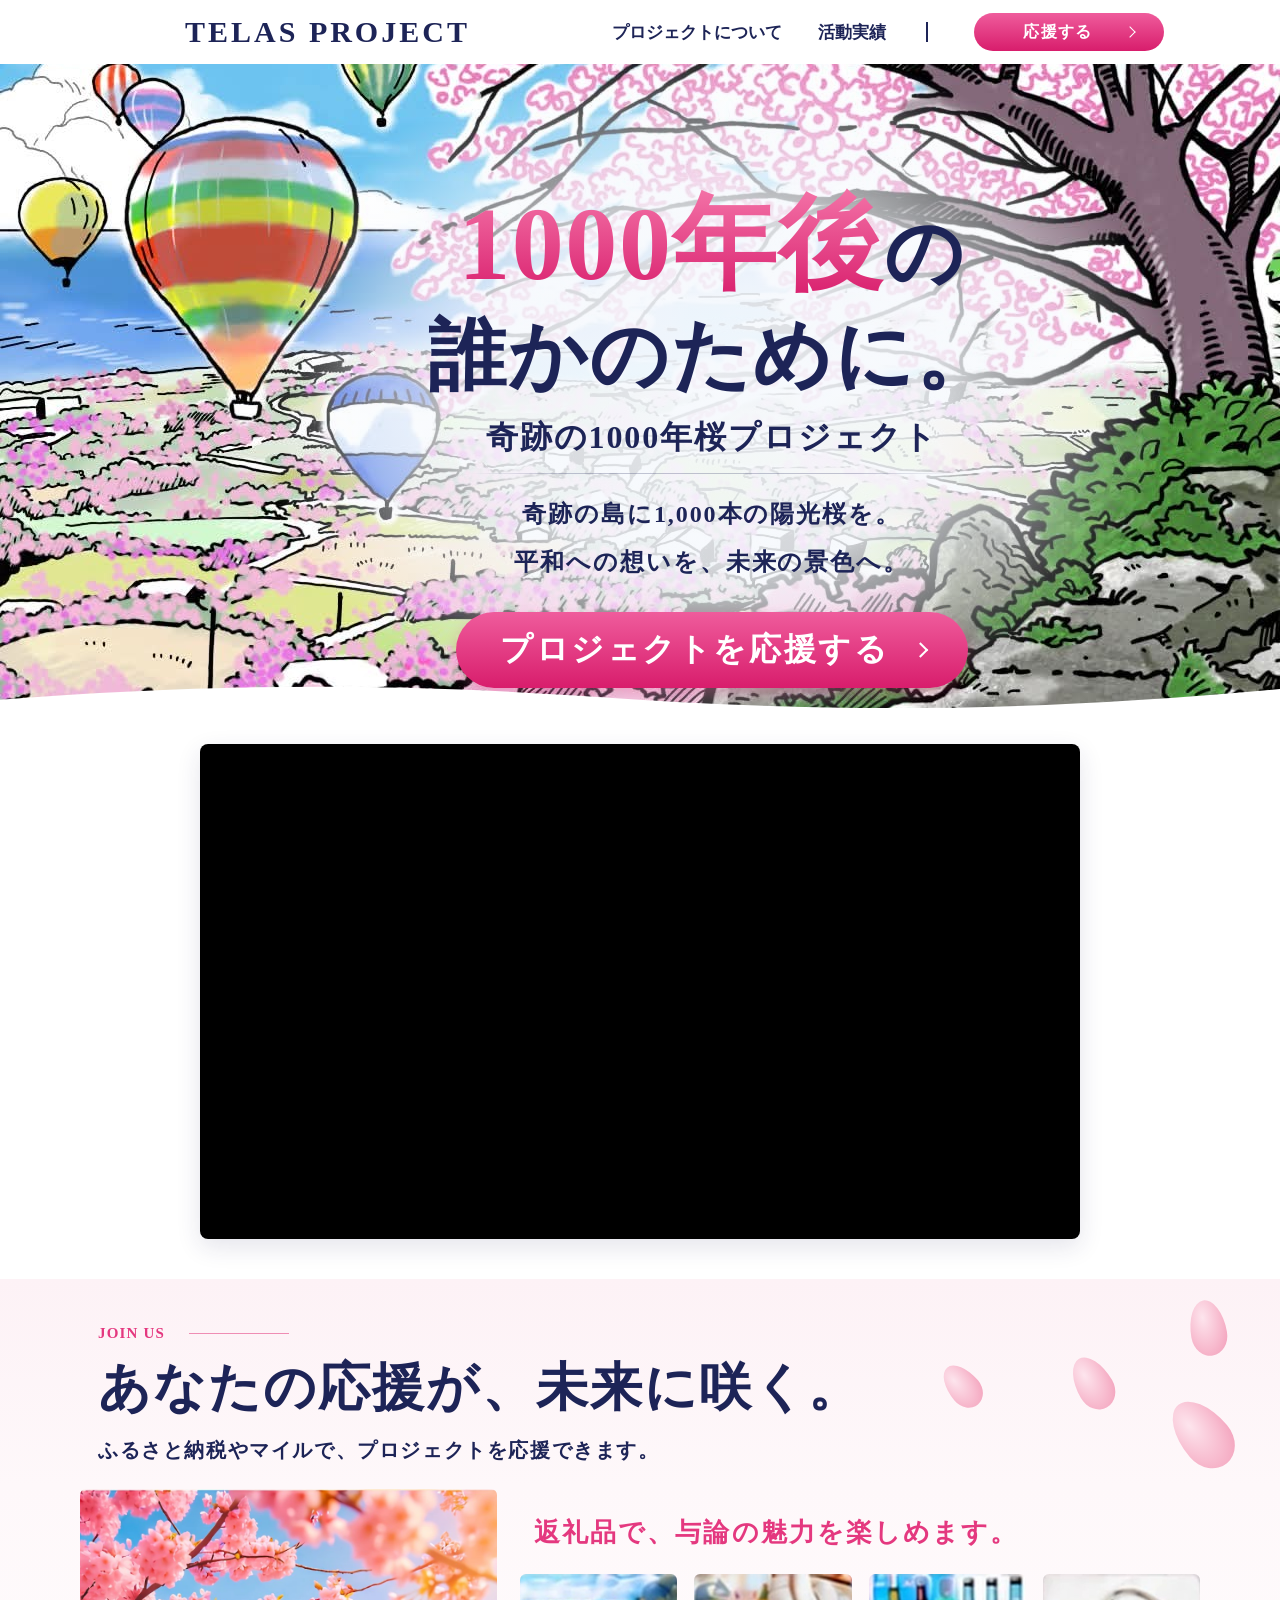
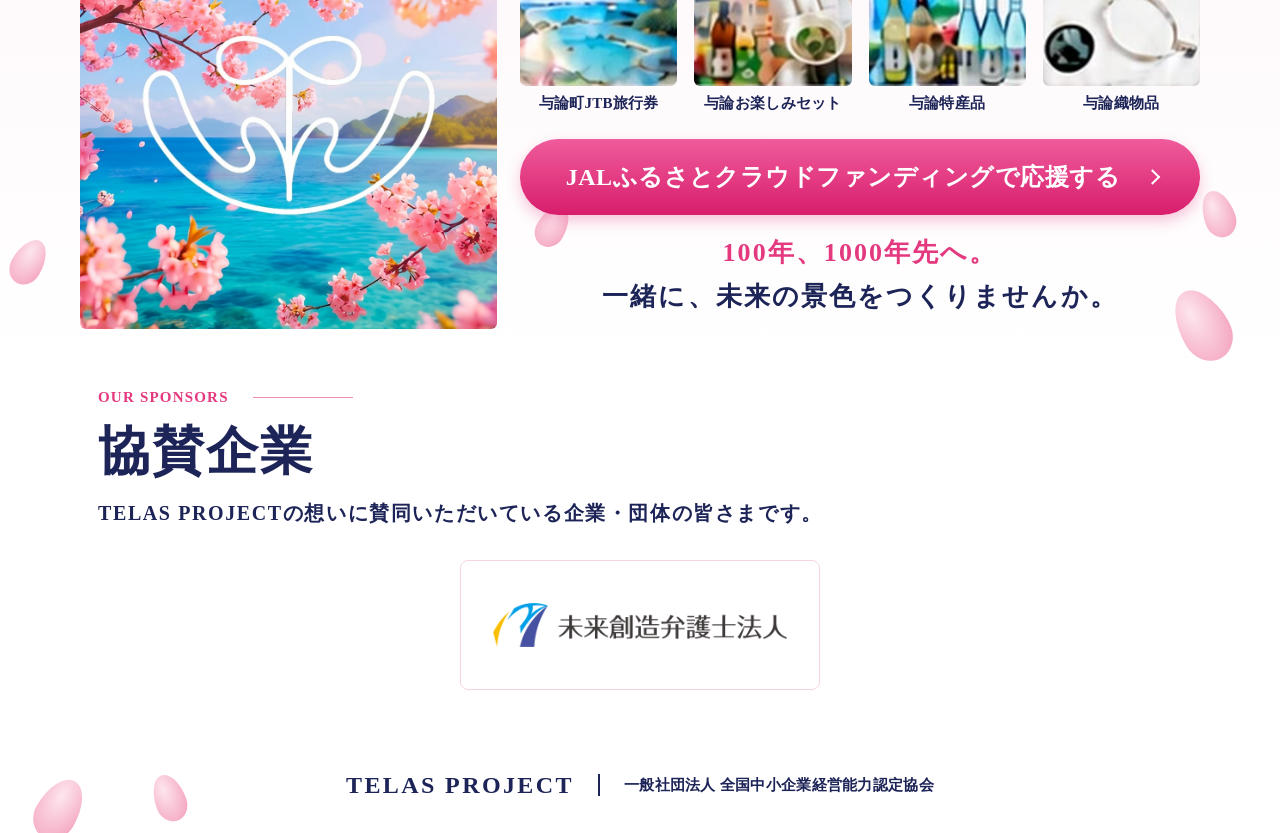
<file: index.html>
<!DOCTYPE html>
<html lang="ja">
<head>
  <meta charset="UTF-8">
  <meta name="viewport" content="width=device-width, initial-scale=1">
  <!-- セキュリティ設定（GitHub Pages はレスポンスヘッダーを設定できないため meta で指定） -->
  <meta http-equiv="Content-Security-Policy" content="default-src 'self'; script-src 'self'; style-src 'self' 'unsafe-inline' https://fonts.googleapis.com; font-src https://fonts.gstatic.com; img-src 'self' data:; frame-src https://www.youtube-nocookie.com; connect-src 'self'; object-src 'none'; base-uri 'self'; form-action 'none'; upgrade-insecure-requests">
  <meta name="referrer" content="strict-origin-when-cross-origin">
  <title>TELAS PROJECT｜奇跡の1000年桜プロジェクト</title>
  <meta name="description" content="1000年後の誰かのために。与論島に1,000本の陽光桜を植える、奇跡の1000年桜プロジェクト。">
  <link rel="preconnect" href="https://fonts.googleapis.com">
  <link rel="preconnect" href="https://fonts.gstatic.com" crossorigin>
  <link href="https://fonts.googleapis.com/css2?family=Noto+Serif+JP:wght@500;600;700;900&display=swap" rel="stylesheet">
  <link rel="stylesheet" href="assets/css/style.css?v=202611051212">
</head>
<body>

  <!-- ===== Header ===== -->
  <header class="header">
    <div class="header__inner">
      <a href="./" class="header__logo">TELAS PROJECT</a>
      <button class="header__toggle" type="button" aria-label="メニューを開く" aria-expanded="false" aria-controls="global-nav">
        <span></span><span></span><span></span>
      </button>
      <nav class="header__nav" id="global-nav">
        <a href="about/" class="header__link">プロジェクトについて</a>
        <a href="achievements/" class="header__link">活動実績</a>
        <span class="header__sep" aria-hidden="true"></span>
        <a href="#join" class="btn btn--sm">応援する</a>
      </nav>
    </div>
  </header>

  <main id="top">

    <!-- ===== Hero ===== -->
    <section class="hero">
      <img class="hero__bg" src="assets/img/hero.jpg" alt="" width="1280" height="720">
      <div class="hero__body">
        <h1 class="hero__title">
          <span class="hero__title-accent">1000年後</span>の<br>誰かのために。
        </h1>
        <p class="hero__sub">奇跡の1000年桜プロジェクト</p>
        <p class="hero__lead">奇跡の島に1,000本の陽光桜を。<br>平和への想いを、未来の景色へ。</p>
        <a href="#join" class="btn btn--lg hero__btn">プロジェクトを応援する</a>
      </div>
      <svg class="wave wave--hero" viewBox="0 0 1200 60" preserveAspectRatio="none" aria-hidden="true">
        <path d="M0 34 C200 10 360 8 560 30 S940 56 1200 18 V60 H0Z" fill="#fff"/>
      </svg>
    </section>

    <!-- ===== Movie ===== -->
    <section class="movie" aria-label="プロジェクト紹介動画">
      <div class="container">
        <div class="movie__frame">
          <!-- 差し替え: 動画IDを変更（https://youtu.be/xxxx の xxxx 部分） -->
          <iframe src="https://www.youtube-nocookie.com/embed/lxr6e3XrZ24?rel=0" title="TELAS PROJECT 紹介動画" loading="lazy" allow="accelerometer; autoplay; clipboard-write; encrypted-media; gyroscope; picture-in-picture; web-share" referrerpolicy="strict-origin-when-cross-origin" allowfullscreen></iframe>
        </div>
      </div>
    </section>

    <!-- ===== Join Us ===== -->
    <section class="join" id="join">
      <div class="container">
        <p class="label">JOIN US</p>
        <h2 class="heading">あなたの応援が、未来に咲く。</h2>
        <p class="lead">ふるさと納税やマイルで、プロジェクトを応援できます。</p>

        <div class="join__grid">
          <figure class="join__visual">
            <img src="assets/img/join.jpg" alt="桜と海とプロジェクトロゴ" width="1024" height="1024">
          </figure>
          <div class="join__body">
            <p class="join__catch">返礼品で、与論の魅力を楽しめます。</p>
            <ul class="gifts">
              <li class="gift"><img src="assets/img/gift-01.jpg" alt="" width="270" height="183"><span>与論町JTB旅行券</span></li>
              <li class="gift"><img src="assets/img/gift-02.jpg" alt="" width="267" height="183"><span>与論お楽しみセット</span></li>
              <li class="gift"><img src="assets/img/gift-03.jpg" alt="" width="267" height="183"><span>与論特産品</span></li>
              <li class="gift"><img src="assets/img/gift-04.jpg" alt="" width="267" height="183"><span>与論織物品</span></li>
            </ul>
            <a href="https://furusato.jal.co.jp/jgcf/child/db03f05eccd2a3b4df2fd2cadba4b9b3" class="btn btn--lg join__btn" target="_blank" rel="noopener noreferrer">JALふるさとクラウドファンディングで応援する</a>
            <p class="join__closing">
              <span class="join__closing-pink">100年、1000年先へ。</span><br>
              一緒に、未来の景色をつくりませんか。
            </p>
          </div>
        </div>
      </div>
      <i class="petal" style="--x:74%;--y:12%;--s:1.2;--r:-40deg"></i>
      <i class="petal" style="--x:84%;--y:11%;--s:1.4;--r:-30deg"></i>
      <i class="petal" style="--x:93%;--y:3%;--s:1.4;--r:-10deg"></i>
      <i class="petal" style="--x:92%;--y:17%;--s:1.9;--r:-40deg"></i>
      <i class="petal" style="--x:42%;--y:76%;--s:1.1;--r:30deg"></i>
      <i class="petal" style="--x:94%;--y:74%;--s:1.2;--r:-20deg"></i>
      <i class="petal" style="--x:1%;--y:81%;--s:1.2;--r:30deg"></i>
      <i class="petal" style="--x:92%;--y:88%;--s:1.9;--r:-30deg"></i>
    </section>

    <!-- ===== Sponsors ===== -->
    <section class="sponsors" id="sponsors">
      <div class="container">
        <p class="label">OUR SPONSORS</p>
        <h2 class="heading">協賛企業</h2>
        <p class="lead">TELAS PROJECTの想いに賛同いただいている企業・団体の皆さまです。</p>
        <!-- 協賛企業を追加する場合は <li class="sponsor"> を複製し、ロゴ画像と社名を差し替え -->
        <ul class="sponsors__list">
          <li class="sponsor">
            <img class="sponsor__logo" src="assets/img/sponsor-mirai-souzou.png" alt="未来創造弁護士法人" width="1328" height="200">
          </li>
        </ul>
      </div>
    </section>
  </main>

  <!-- ===== Footer ===== -->
  <footer class="footer">
    <p class="footer__inner">
      <span class="footer__logo">TELAS PROJECT</span>
      <span class="footer__sep" aria-hidden="true"></span>
      <span class="footer__org">一般社団法人 全国中小企業経営能力認定協会</span>
    </p>
    <i class="petal" style="--x:3%;--y:30%;--s:1.6;--r:30deg"></i>
    <i class="petal" style="--x:12%;--y:26%;--s:1.2;--r:-20deg"></i>
  </footer>

  <script src="assets/js/main.js?v=202611051212"></script>
</body>
</html>
</file>
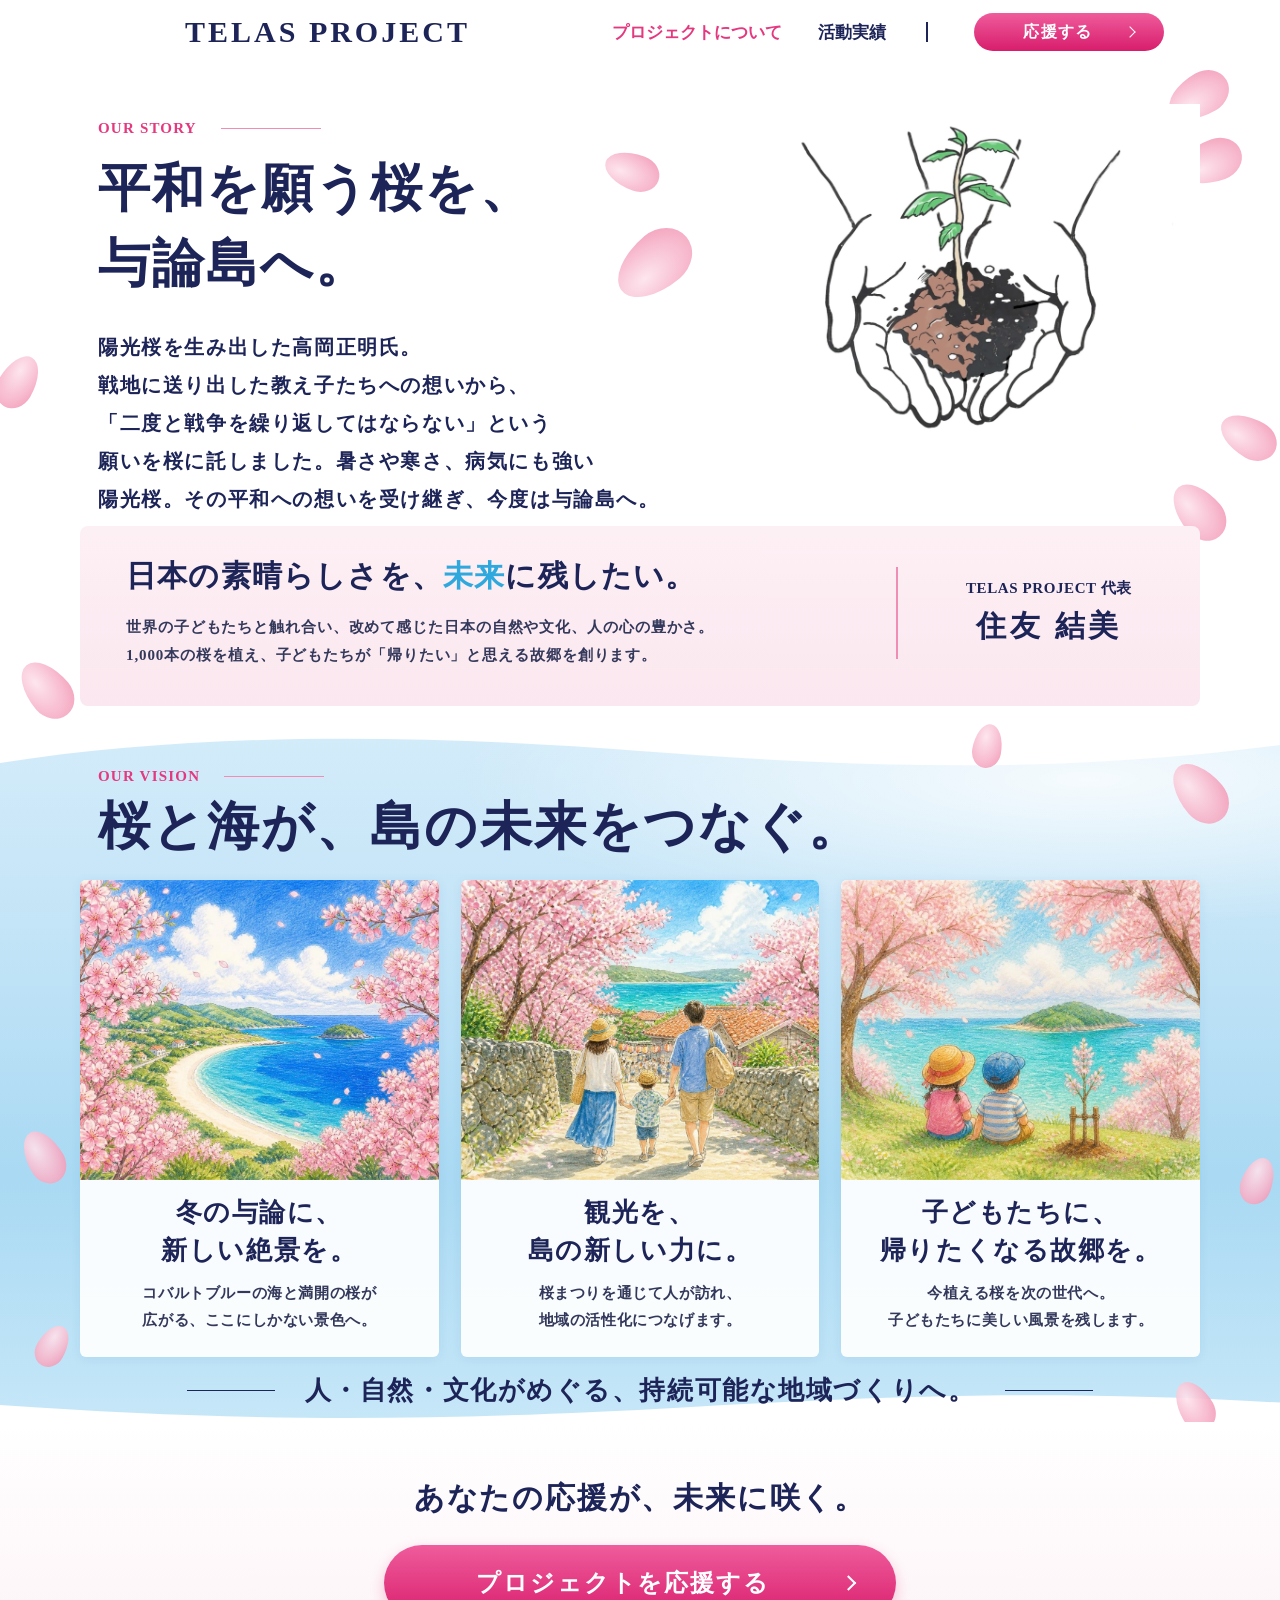
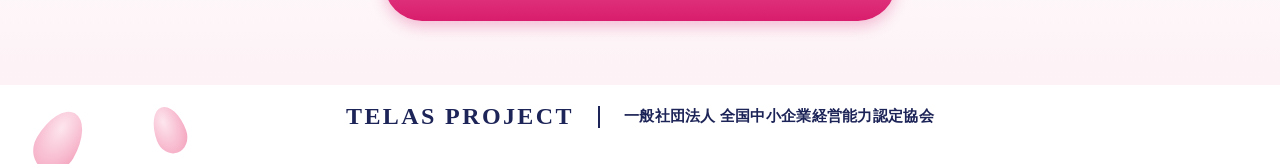
<file: about/index.html>
<!DOCTYPE html>
<html lang="ja">
<head>
  <meta charset="UTF-8">
  <meta name="viewport" content="width=device-width, initial-scale=1">
  <!-- セキュリティ設定（GitHub Pages はレスポンスヘッダーを設定できないため meta で指定） -->
  <meta http-equiv="Content-Security-Policy" content="default-src 'self'; script-src 'self'; style-src 'self' 'unsafe-inline' https://fonts.googleapis.com; font-src https://fonts.gstatic.com; img-src 'self' data:; frame-src https://www.youtube-nocookie.com; connect-src 'self'; object-src 'none'; base-uri 'self'; form-action 'none'; upgrade-insecure-requests">
  <meta name="referrer" content="strict-origin-when-cross-origin">
  <title>プロジェクトについて｜TELAS PROJECT</title>
  <meta name="description" content="陽光桜に託された平和への想いを与論島へ。TELAS PROJECTが目指す、桜と海がつなぐ島の未来。">
  <link rel="preconnect" href="https://fonts.googleapis.com">
  <link rel="preconnect" href="https://fonts.gstatic.com" crossorigin>
  <link href="https://fonts.googleapis.com/css2?family=Noto+Serif+JP:wght@500;600;700;900&display=swap" rel="stylesheet">
  <link rel="stylesheet" href="../assets/css/style.css?v=202611051212">
</head>
<body class="page-sub">

  <!-- ===== Header ===== -->
  <header class="header">
    <div class="header__inner">
      <a href="../" class="header__logo">TELAS PROJECT</a>
      <button class="header__toggle" type="button" aria-label="メニューを開く" aria-expanded="false" aria-controls="global-nav">
        <span></span><span></span><span></span>
      </button>
      <nav class="header__nav" id="global-nav">
        <a href="../about/" class="header__link" aria-current="page">プロジェクトについて</a>
        <a href="../achievements/" class="header__link">活動実績</a>
        <span class="header__sep" aria-hidden="true"></span>
        <a href="../#join" class="btn btn--sm">応援する</a>
      </nav>
    </div>
  </header>

  <main id="top">

    <!-- ===== Our Story ===== -->
    <section class="story" id="story">
      <div class="container">
        <div class="story__main">
          <div class="story__text">
            <p class="label">OUR STORY</p>
            <h2 class="heading">平和を願う桜を、<br>与論島へ。</h2>
            <p class="story__body">陽光桜を生み出した高岡正明氏。<br>戦地に送り出した教え子たちへの想いから、<br>「二度と戦争を繰り返してはならない」という<br>願いを桜に託しました。暑さや寒さ、病気にも強い<br>陽光桜。その平和への想いを受け継ぎ、今度は与論島へ。</p>
          </div>
          <figure class="story__visual">
            <img src="../assets/img/story-hands.jpg" alt="苗木を包む両手のイラスト" width="2000" height="1479">
          </figure>
        </div>

        <div class="message">
          <div class="message__text">
            <h3 class="message__title">日本の素晴らしさを、<em>未来</em>に残したい。</h3>
            <p class="message__body">世界の子どもたちと触れ合い、改めて感じた日本の自然や文化、人の心の豊かさ。<br>1,000本の桜を植え、子どもたちが「帰りたい」と思える故郷を創ります。</p>
          </div>
          <div class="message__sign">
            <p class="message__role">TELAS PROJECT 代表</p>
            <p class="message__name">住友 結美</p>
          </div>
        </div>
      </div>
      <i class="petal" style="--x:48%;--y:12%;--s:1.4;--r:-70deg"></i>
      <i class="petal" style="--x:49%;--y:24%;--s:2.1;--r:-130deg"></i>
      <i class="petal" style="--x:92%;--y:0%;--s:1.6;--r:-120deg"></i>
      <i class="petal" style="--x:93%;--y:10%;--s:1.6;--r:-110deg"></i>
      <i class="petal" style="--x:96%;--y:52%;--s:1.5;--r:-60deg"></i>
      <i class="petal" style="--x:92%;--y:63%;--s:1.6;--r:-40deg"></i>
      <i class="petal" style="--x:0%;--y:44%;--s:1.4;--r:30deg"></i>
      <i class="petal" style="--x:2%;--y:90%;--s:1.6;--r:-40deg"></i>
    </section>

    <!-- ===== Our Vision ===== -->
    <section class="vision">
      <svg class="wave wave--vision-top" viewBox="0 0 1200 60" preserveAspectRatio="none" aria-hidden="true">
        <path d="M0 0 H1200 V22 C1000 50 820 46 600 28 S180 10 0 40Z" fill="#fff"/>
      </svg>
      <div class="container">
        <p class="label">OUR VISION</p>
        <h2 class="heading">桜と海が、島の未来をつなぐ。</h2>
        <div class="vision__cards">
          <article class="card">
            <!-- 差し替え: assets/img/vision-01〜03.jpg -->
            <img class="card__img" src="../assets/img/vision-01.jpg" alt="桜に囲まれた与論の海辺のイラスト" width="1408" height="1136">
            <div class="card__body">
              <h3 class="card__title">冬の与論に、<br>新しい絶景を。</h3>
              <p class="card__text">コバルトブルーの海と満開の桜が<br>広がる、ここにしかない景色へ。</p>
            </div>
          </article>
          <article class="card">
            <img class="card__img" src="../assets/img/vision-02.jpg" alt="桜並木の石垣の道を歩く家族のイラスト" width="1408" height="1136">
            <div class="card__body">
              <h3 class="card__title">観光を、<br>島の新しい力に。</h3>
              <p class="card__text">桜まつりを通じて人が訪れ、<br>地域の活性化につなげます。</p>
            </div>
          </article>
          <article class="card">
            <img class="card__img" src="../assets/img/vision-03.jpg" alt="桜の苗木の横で海を眺める子どもたちのイラスト" width="1408" height="1136">
            <div class="card__body">
              <h3 class="card__title">子どもたちに、<br>帰りたくなる故郷を。</h3>
              <p class="card__text">今植える桜を次の世代へ。<br>子どもたちに美しい風景を残します。</p>
            </div>
          </article>
        </div>
        <p class="vision__tagline">人・自然・文化がめぐる、持続可能な地域づくりへ。</p>
      </div>
      <svg class="wave wave--vision-bottom" viewBox="0 0 1200 60" preserveAspectRatio="none" aria-hidden="true">
        <path d="M0 30 C240 60 420 56 640 34 S1000 6 1200 26 V60 H0Z" fill="#fff"/>
      </svg>
      <i class="petal" style="--x:76%;--y:0%;--s:1.1;--r:10deg"></i>
      <i class="petal" style="--x:92%;--y:5%;--s:1.7;--r:-40deg"></i>
      <i class="petal" style="--x:97%;--y:62%;--s:1.2;--r:20deg"></i>
      <i class="petal" style="--x:2%;--y:58%;--s:1.4;--r:-30deg"></i>
      <i class="petal" style="--x:3%;--y:86%;--s:1.1;--r:30deg"></i>
      <i class="petal" style="--x:92%;--y:94%;--s:1.3;--r:-30deg"></i>
    </section>

    <!-- ===== Page CTA ===== -->
    <section class="page-cta">
      <div class="container">
        <p class="page-cta__text">あなたの応援が、未来に咲く。</p>
        <a href="../#join" class="btn btn--lg page-cta__btn">プロジェクトを応援する</a>
      </div>
    </section>
  </main>

  <!-- ===== Footer ===== -->
  <footer class="footer">
    <p class="footer__inner">
      <span class="footer__logo">TELAS PROJECT</span>
      <span class="footer__sep" aria-hidden="true"></span>
      <span class="footer__org">一般社団法人 全国中小企業経営能力認定協会</span>
    </p>
    <i class="petal" style="--x:3%;--y:30%;--s:1.6;--r:30deg"></i>
    <i class="petal" style="--x:12%;--y:26%;--s:1.2;--r:-20deg"></i>
  </footer>

  <script src="../assets/js/main.js?v=202611051212"></script>
</body>
</html>
</file>
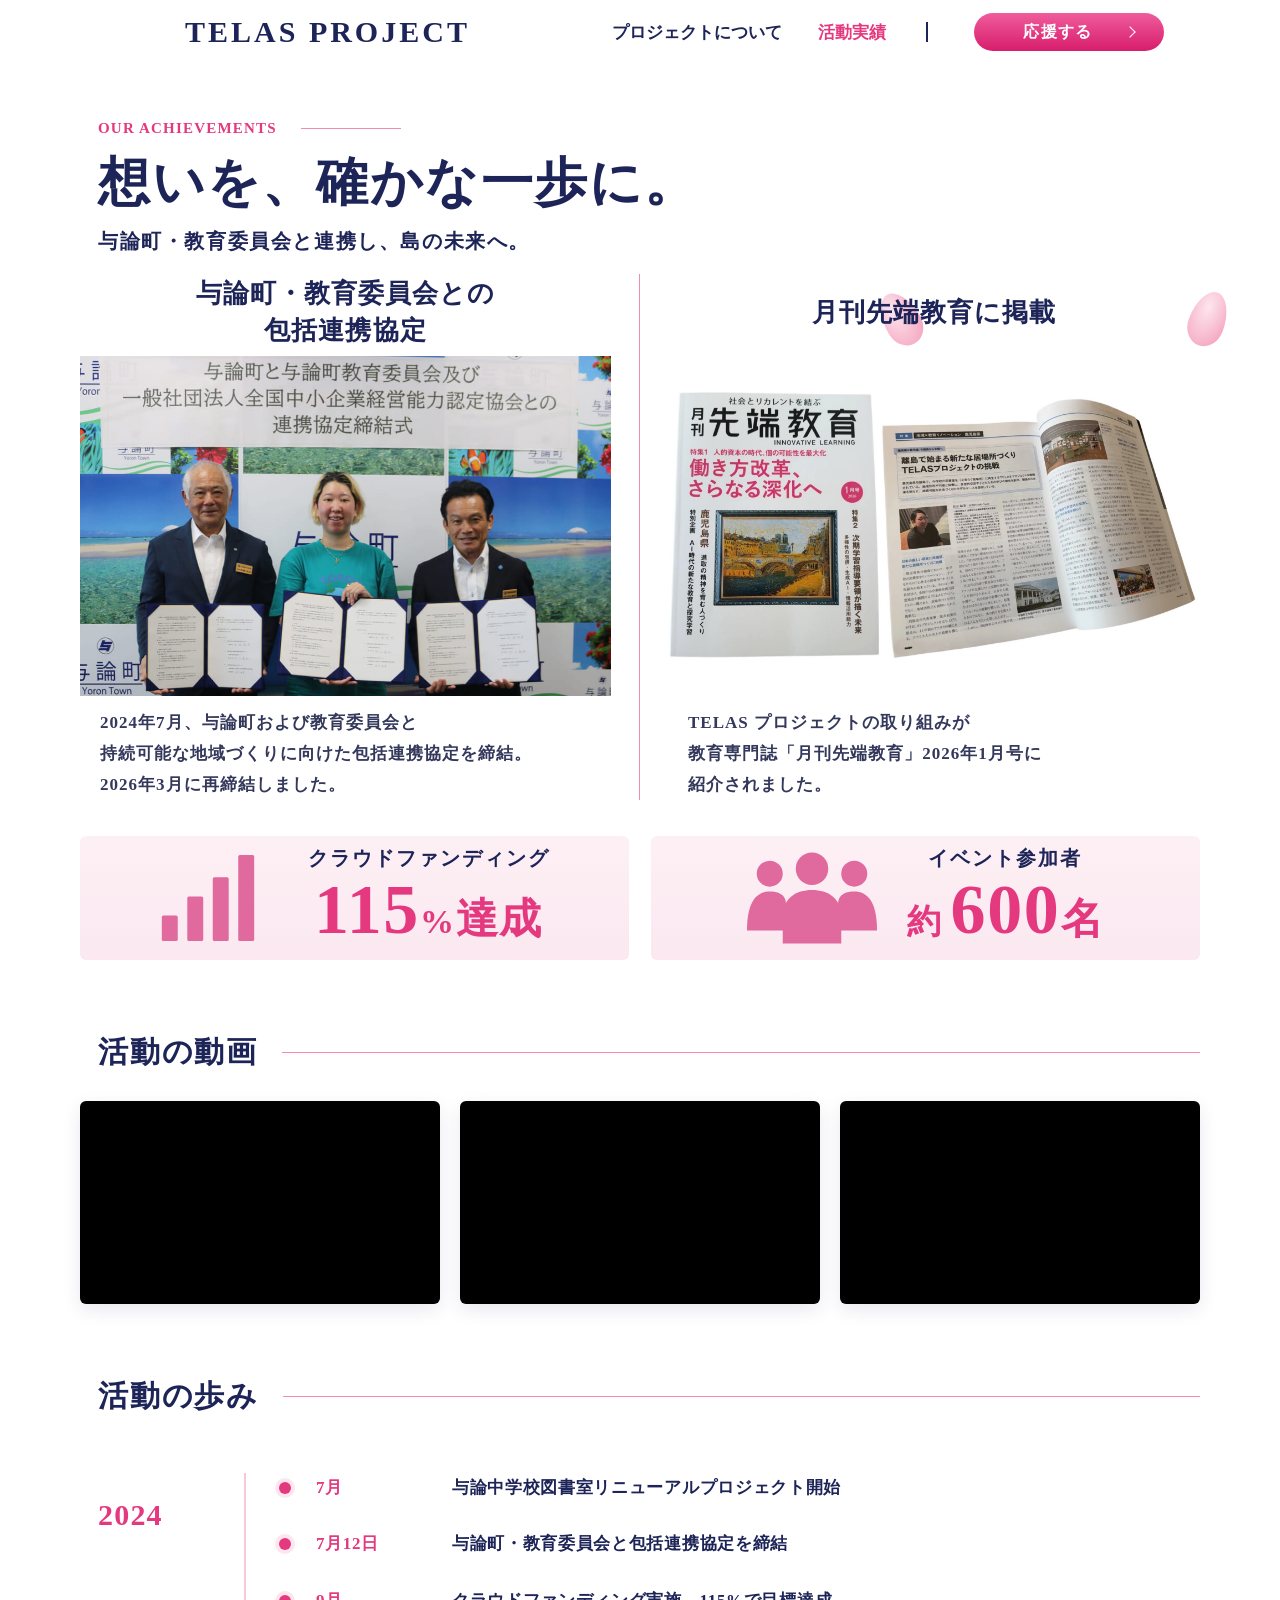
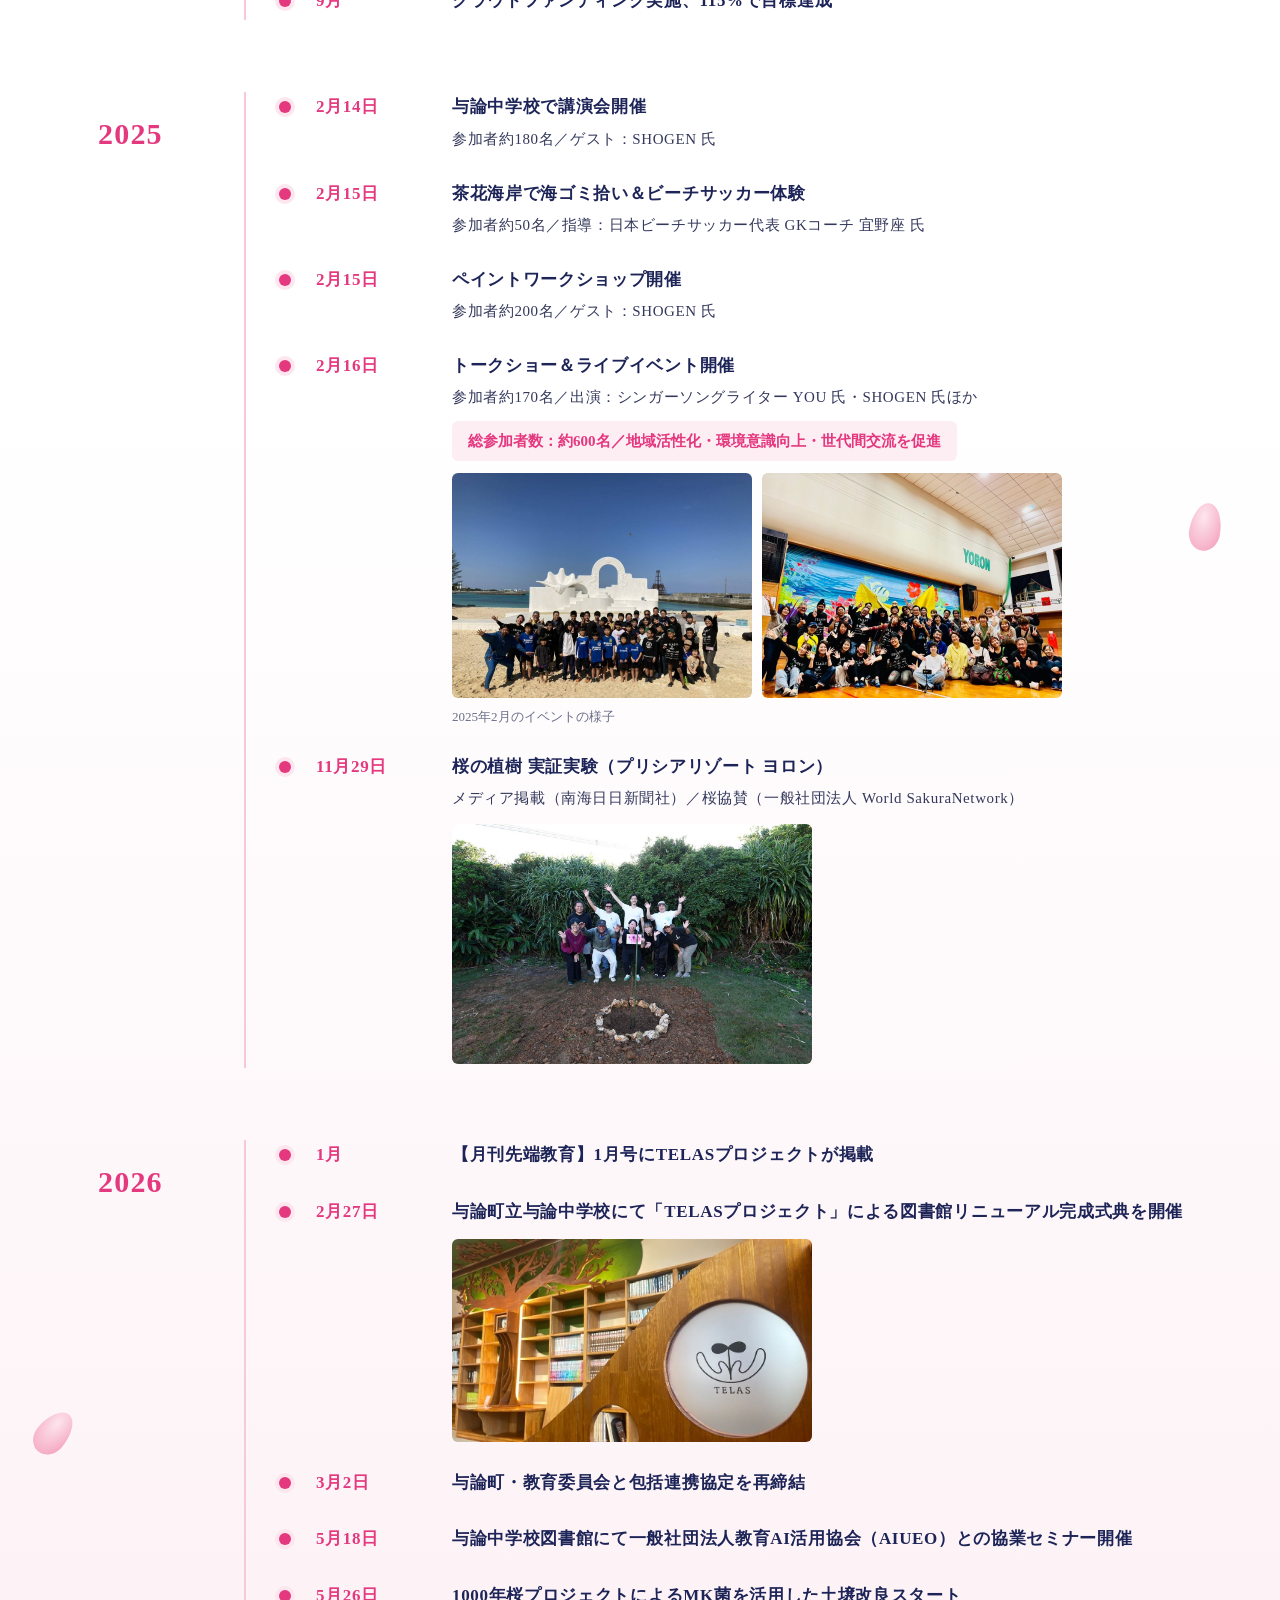
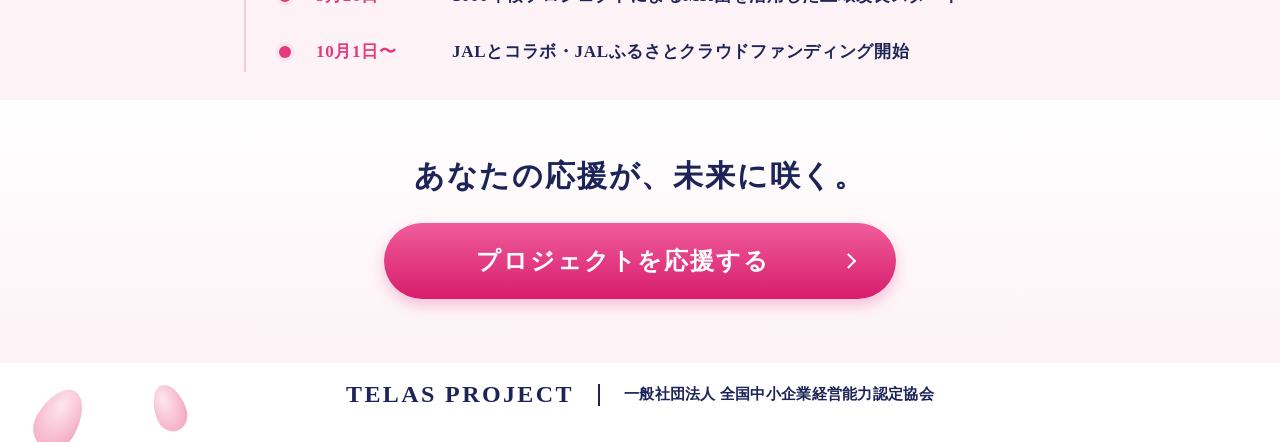
<file: achievements/index.html>
<!DOCTYPE html>
<html lang="ja">
<head>
  <meta charset="UTF-8">
  <meta name="viewport" content="width=device-width, initial-scale=1">
  <!-- セキュリティ設定（GitHub Pages はレスポンスヘッダーを設定できないため meta で指定） -->
  <meta http-equiv="Content-Security-Policy" content="default-src 'self'; script-src 'self'; style-src 'self' 'unsafe-inline' https://fonts.googleapis.com; font-src https://fonts.gstatic.com; img-src 'self' data:; frame-src https://www.youtube-nocookie.com; connect-src 'self'; object-src 'none'; base-uri 'self'; form-action 'none'; upgrade-insecure-requests">
  <meta name="referrer" content="strict-origin-when-cross-origin">
  <title>活動実績｜TELAS PROJECT</title>
  <meta name="description" content="与論町・教育委員会との包括連携協定、月刊先端教育への掲載、JALふるさとクラウドファンディングなど、TELAS PROJECTの活動実績。">
  <link rel="preconnect" href="https://fonts.googleapis.com">
  <link rel="preconnect" href="https://fonts.gstatic.com" crossorigin>
  <link href="https://fonts.googleapis.com/css2?family=Noto+Serif+JP:wght@500;600;700;900&display=swap" rel="stylesheet">
  <link rel="stylesheet" href="../assets/css/style.css?v=202611051212">
</head>
<body class="page-sub">

  <!-- ===== Header ===== -->
  <header class="header">
    <div class="header__inner">
      <a href="../" class="header__logo">TELAS PROJECT</a>
      <button class="header__toggle" type="button" aria-label="メニューを開く" aria-expanded="false" aria-controls="global-nav">
        <span></span><span></span><span></span>
      </button>
      <nav class="header__nav" id="global-nav">
        <a href="../about/" class="header__link">プロジェクトについて</a>
        <a href="../achievements/" class="header__link" aria-current="page">活動実績</a>
        <span class="header__sep" aria-hidden="true"></span>
        <a href="../#join" class="btn btn--sm">応援する</a>
      </nav>
    </div>
  </header>

  <main id="top">

    <!-- ===== Our Achievements ===== -->
    <section class="achievements" id="achievements">
      <div class="container">
        <p class="label">OUR ACHIEVEMENTS</p>
        <h2 class="heading">想いを、確かな一歩に。</h2>
        <p class="lead">与論町・教育委員会と連携し、島の未来へ。</p>

        <div class="ach__grid">
          <article class="ach">
            <h3 class="ach__title">与論町・教育委員会との<br>包括連携協定</h3>
            <img class="ach__img ach__img--photo" src="../assets/img/agreement.jpg" alt="与論町・与論町教育委員会との連携協定締結式" width="1024" height="707">
            <p class="ach__text">2024年7月、与論町および教育委員会と<br>持続可能な地域づくりに向けた包括連携協定を締結。<br>2026年3月に再締結しました。</p>
          </article>
          <article class="ach">
            <h3 class="ach__title">月刊先端教育に掲載</h3>
            <img class="ach__img ach__img--magazine" src="../assets/img/magazine-trim.jpg" alt="月刊先端教育 2026年1月号の表紙と掲載ページ" width="1920" height="980">
            <p class="ach__text">TELAS プロジェクトの取り組みが<br>教育専門誌「月刊先端教育」2026年1月号に<br>紹介されました。</p>
          </article>
        </div>

        <div class="stats">
          <div class="stat">
            <svg class="stat__icon stat__icon--bar" viewBox="0 0 58 54" aria-hidden="true">
              <rect x="0" y="38" width="10" height="16" rx="1"/>
              <rect x="16" y="26" width="10" height="28" rx="1"/>
              <rect x="32" y="14" width="10" height="40" rx="1"/>
              <rect x="48" y="0" width="10" height="54" rx="1"/>
            </svg>
            <div class="stat__body">
              <p class="stat__label">クラウドファンディング</p>
              <p class="stat__value"><span class="stat__num">115</span><small>%</small>達成</p>
            </div>
          </div>
          <div class="stat">
            <svg class="stat__icon stat__icon--people" viewBox="0 0 80 56" aria-hidden="true">
              <circle cx="14" cy="13" r="8"/>
              <circle cx="66" cy="13" r="8"/>
              <circle cx="40" cy="10" r="10"/>
              <path d="M0 48 C0 30 6 24 14 24 S24 28 24 32 V48Z"/>
              <path d="M80 48 C80 30 74 24 66 24 S56 28 56 32 V48Z"/>
              <path d="M22 56 V40 C22 28 30 23 40 23 S58 28 58 40 V56Z"/>
            </svg>
            <div class="stat__body">
              <p class="stat__label">イベント参加者</p>
              <p class="stat__value"><small class="stat__pre">約</small><span class="stat__num">600</span>名</p>
            </div>
          </div>
        </div>
        <!-- ===== Movies ===== -->
        <div class="ach-movies">
          <h3 class="history__heading">活動の動画</h3>
          <!-- 動画を追加する場合は <div class="ach-movie"> を複製し、embed/ の後ろの動画IDを差し替え -->
          <div class="ach-movies__grid">
            <div class="ach-movie">
              <iframe src="https://www.youtube-nocookie.com/embed/0LJ59Gd8Z4Y?rel=0" title="TELAS PROJECT 活動動画 1" loading="lazy" allow="accelerometer; autoplay; clipboard-write; encrypted-media; gyroscope; picture-in-picture; web-share" referrerpolicy="strict-origin-when-cross-origin" allowfullscreen></iframe>
            </div>
            <div class="ach-movie">
              <iframe src="https://www.youtube-nocookie.com/embed/J6ed4Bvjyl8?rel=0" title="TELAS PROJECT 活動動画 2" loading="lazy" allow="accelerometer; autoplay; clipboard-write; encrypted-media; gyroscope; picture-in-picture; web-share" referrerpolicy="strict-origin-when-cross-origin" allowfullscreen></iframe>
            </div>
            <div class="ach-movie">
              <iframe src="https://www.youtube-nocookie.com/embed/oL_gClFtmAA?rel=0" title="TELAS PROJECT 活動動画 3" loading="lazy" allow="accelerometer; autoplay; clipboard-write; encrypted-media; gyroscope; picture-in-picture; web-share" referrerpolicy="strict-origin-when-cross-origin" allowfullscreen></iframe>
            </div>
          </div>
        </div>

        <!-- ===== History ===== -->
        <div class="history">
          <h3 class="history__heading">活動の歩み</h3>
          <!--
            写真を付ける場合は、該当する <div class="tl-item__body"> の最後に次を追加:
            <figure class="tl-item__photo"><img src="../assets/img/history/ファイル名.jpg" alt="写真の説明" loading="lazy"></figure>
            複数枚は figure を並べて追加（最大3枚程度を推奨）
          -->
          <section class="tl-year" aria-labelledby="y2024">
            <h4 class="tl-year__label" id="y2024">2024</h4>
            <ol class="timeline">
              <li class="tl-item">
                <time class="tl-item__date" datetime="2024-07">7月</time>
                <div class="tl-item__body">
                  <h5 class="tl-item__title">与論中学校図書室リニューアルプロジェクト開始</h5>
                </div>
              </li>
              <li class="tl-item">
                <time class="tl-item__date" datetime="2024-07-12">7月12日</time>
                <div class="tl-item__body">
                  <h5 class="tl-item__title">与論町・教育委員会と包括連携協定を締結</h5>
                </div>
              </li>
              <li class="tl-item">
                <time class="tl-item__date" datetime="2024-09">9月</time>
                <div class="tl-item__body">
                  <h5 class="tl-item__title">クラウドファンディング実施、115%で目標達成</h5>
                </div>
              </li>
            </ol>
          </section>
          <section class="tl-year" aria-labelledby="y2025">
            <h4 class="tl-year__label" id="y2025">2025</h4>
            <ol class="timeline">
              <li class="tl-item">
                <time class="tl-item__date" datetime="2025-02-14">2月14日</time>
                <div class="tl-item__body">
                  <h5 class="tl-item__title">与論中学校で講演会開催</h5>
                  <p class="tl-item__meta">参加者約180名／ゲスト：SHOGEN 氏</p>
                </div>
              </li>
              <li class="tl-item">
                <time class="tl-item__date" datetime="2025-02-15">2月15日</time>
                <div class="tl-item__body">
                  <h5 class="tl-item__title">茶花海岸で海ゴミ拾い＆ビーチサッカー体験</h5>
                  <p class="tl-item__meta">参加者約50名／指導：日本ビーチサッカー代表 GKコーチ 宜野座 氏</p>
                </div>
              </li>
              <li class="tl-item">
                <time class="tl-item__date" datetime="2025-02-15">2月15日</time>
                <div class="tl-item__body">
                  <h5 class="tl-item__title">ペイントワークショップ開催</h5>
                  <p class="tl-item__meta">参加者約200名／ゲスト：SHOGEN 氏</p>
                </div>
              </li>
              <li class="tl-item">
                <time class="tl-item__date" datetime="2025-02-16">2月16日</time>
                <div class="tl-item__body">
                  <h5 class="tl-item__title">トークショー＆ライブイベント開催</h5>
                  <p class="tl-item__meta">参加者約170名／出演：シンガーソングライター YOU 氏・SHOGEN 氏ほか</p>
                  <p class="tl-item__note">総参加者数：約600名／地域活性化・環境意識向上・世代間交流を促進</p>
                  <figure class="tl-item__photo tl-item__photo--double">
                    <img src="../assets/img/history/2025-02-beach.jpg" alt="茶花海岸でのビーチイベントの集合写真" width="1200" height="900" loading="lazy">
                    <img src="../assets/img/history/2025-02-gym.jpg" alt="体育館でのイベント参加者の集合写真" width="1200" height="900" loading="lazy">
                    <figcaption>2025年2月のイベントの様子</figcaption>
                  </figure>
                </div>
              </li>
              <li class="tl-item">
                <time class="tl-item__date" datetime="2025-11-29">11月29日</time>
                <div class="tl-item__body">
                  <h5 class="tl-item__title">桜の植樹 実証実験（プリシアリゾート ヨロン）</h5>
                  <p class="tl-item__meta">メディア掲載（南海日日新聞社）／桜協賛（一般社団法人 World SakuraNetwork）</p>
                  <figure class="tl-item__photo tl-item__photo--single">
                    <img src="../assets/img/history/2025-11-sakura-planting.jpg" alt="桜の苗木を植樹した参加者の集合写真" width="1200" height="800" loading="lazy">
                  </figure>
                </div>
              </li>
            </ol>
          </section>
          <section class="tl-year" aria-labelledby="y2026">
            <h4 class="tl-year__label" id="y2026">2026</h4>
            <ol class="timeline">
              <li class="tl-item">
                <time class="tl-item__date" datetime="2026-01">1月</time>
                <div class="tl-item__body">
                  <h5 class="tl-item__title">【月刊先端教育】1月号にTELASプロジェクトが掲載</h5>
                </div>
              </li>
              <li class="tl-item">
                <time class="tl-item__date" datetime="2026-02-27">2月27日</time>
                <div class="tl-item__body">
                  <h5 class="tl-item__title">与論町立与論中学校にて「TELASプロジェクト」による図書館リニューアル完成式典を開催</h5>
                  <figure class="tl-item__photo tl-item__photo--single">
                    <img src="../assets/img/history/2026-02-library-renewal.jpg" alt="リニューアルした与論中学校図書館。木をモチーフにした本棚とTELASのロゴ" width="965" height="543" loading="lazy">
                  </figure>
                </div>
              </li>
              <li class="tl-item">
                <time class="tl-item__date" datetime="2026-03-02">3月2日</time>
                <div class="tl-item__body">
                  <h5 class="tl-item__title">与論町・教育委員会と包括連携協定を再締結</h5>
                </div>
              </li>
              <li class="tl-item">
                <time class="tl-item__date" datetime="2026-05-18">5月18日</time>
                <div class="tl-item__body">
                  <h5 class="tl-item__title">与論中学校図書館にて一般社団法人教育AI活用協会（AIUEO）との協業セミナー開催</h5>
                </div>
              </li>
              <li class="tl-item">
                <time class="tl-item__date" datetime="2026-05-26">5月26日</time>
                <div class="tl-item__body">
                  <h5 class="tl-item__title">1000年桜プロジェクトによるMK菌を活用した土壌改良スタート</h5>
                </div>
              </li>
              <li class="tl-item">
                <time class="tl-item__date" datetime="2026-10-01">10月1日〜</time>
                <div class="tl-item__body">
                  <h5 class="tl-item__title">JALとコラボ・JALふるさとクラウドファンディング開始</h5>
                </div>
              </li>
            </ol>
          </section>
        </div>
      </div>
      <i class="petal" style="--x:69%;--y:7%;--s:1.4;--r:-30deg"></i>
      <i class="petal" style="--x:93%;--y:7%;--s:1.4;--r:20deg"></i>
      <i class="petal" style="--x:93%;--y:63%;--s:1.2;--r:10deg"></i>
      <i class="petal" style="--x:3%;--y:91%;--s:1.2;--r:40deg"></i>
    </section>

    <!-- ===== Page CTA ===== -->
    <section class="page-cta">
      <div class="container">
        <p class="page-cta__text">あなたの応援が、未来に咲く。</p>
        <a href="../#join" class="btn btn--lg page-cta__btn">プロジェクトを応援する</a>
      </div>
    </section>
  </main>

  <!-- ===== Footer ===== -->
  <footer class="footer">
    <p class="footer__inner">
      <span class="footer__logo">TELAS PROJECT</span>
      <span class="footer__sep" aria-hidden="true"></span>
      <span class="footer__org">一般社団法人 全国中小企業経営能力認定協会</span>
    </p>
    <i class="petal" style="--x:3%;--y:30%;--s:1.6;--r:30deg"></i>
    <i class="petal" style="--x:12%;--y:26%;--s:1.2;--r:-20deg"></i>
  </footer>

  <script src="../assets/js/main.js?v=202611051212"></script>
</body>
</html>
</file>
<file: assets/css/style.css>
/* =========================================================
   TELAS PROJECT – 奇跡の1000年桜プロジェクト
   デザイン基準幅: 1200px
   ========================================================= */

:root {
  --navy: #1d2457;
  --text: #34395c;
  --pink: #e4387f;
  --pink-deep: #d81d6c;
  --pink-light: #fdeef4;
  --pink-line: #ef8db4;
  --sky: #2fa8de;
  --font: "Noto Serif JP", "Hiragino Mincho ProN", "Yu Mincho", serif;
  --container: 1120px;
  --header-h: 64px;

  /* 文字サイズ（タイプスケール）: ここを変えるとサイト全体の文字バランスが変わる */
  --fs-h2: 52px;       /* セクション見出し */
  --fs-h3: 26px;       /* 小見出し・カード見出し */
  --fs-h3-lg: 30px;    /* サブセクション見出し・年号 */
  --fs-lead: 20px;     /* 見出し下のリード文 */
  --fs-body: 17px;     /* 本文 */
  --fs-small: 15px;    /* 補足・注記 */
  --fs-caption: 13px;  /* キャプション */
  --fs-label: 15px;    /* 英字ラベル（OUR STORY など） */
  --lh-heading: 1.45;
  --lh-body: 1.9;
}

*, *::before, *::after { box-sizing: border-box; }
html { overflow-x: clip; scroll-behavior: smooth; scroll-padding-top: var(--header-h); }
body {
  margin: 0;
  overflow-x: clip;
  font-family: var(--font);
  color: var(--text);
  background: #fff;
  -webkit-font-smoothing: antialiased;
  overflow-x: hidden;
}
img { display: block; max-width: 100%; height: auto; }
a { color: inherit; text-decoration: none; }
h1, h2, h3, p, ul, figure { margin: 0; padding: 0; }
ul { list-style: none; }
em { font-style: normal; }

.container {
  position: relative;
  z-index: 1;
  max-width: calc(var(--container) + 40px);
  margin: 0 auto;
  padding: 0 20px;
}

/* ---------- Common parts ---------- */
.label {
  display: flex;
  align-items: center;
  gap: 24px;
  font-size: var(--fs-label);
  font-weight: 700;
  letter-spacing: 0.08em;
  color: var(--pink);
}
.label::after {
  content: "";
  width: 100px;
  height: 1px;
  background: var(--pink-line);
}

.heading {
  margin-top: 8px;
  font-size: var(--fs-h2);
  font-weight: 700;
  line-height: var(--lh-heading);
  letter-spacing: 0.04em;
  color: var(--navy);
}

.label, .heading, .lead { padding-left: 18px; }
.lead {
  margin-top: 6px;
  font-size: var(--fs-lead);
  font-weight: 600;
  letter-spacing: 0.08em;
  color: var(--navy);
  line-height: 1.7;
}

.btn {
  position: relative;
  display: inline-flex;
  align-items: center;
  justify-content: center;
  color: #fff;
  font-weight: 600;
  letter-spacing: 0.08em;
  background: linear-gradient(180deg, #ef5c9c 0%, var(--pink-deep) 100%);
  border-radius: 999px;
  box-shadow: 0 6px 14px rgba(216, 29, 108, 0.25);
  transition: filter .2s, transform .2s;
}
.btn::after {
  content: "";
  position: absolute;
  top: 50%;
  width: 8px;
  height: 8px;
  border-top: 1.5px solid currentColor;
  border-right: 1.5px solid currentColor;
  transform: translateY(-50%) rotate(45deg);
}
.btn:hover { filter: brightness(1.06); transform: translateY(-1px); }
.btn--sm {
  width: 190px;
  height: 38px;
  padding-right: 22px;
  font-size: 16px;
  box-shadow: none;
}
.btn--sm::after { right: 30px; }
.btn--lg {
  height: 76px;
  font-size: 24px;
  padding-right: 34px;
}
.btn--lg::after { right: 42px; width: 11px; height: 11px; border-width: 2px; }

/* 花びら（装飾） */
.petal {
  position: absolute;
  left: var(--x);
  top: var(--y);
  width: calc(26px * var(--s, 1));
  height: calc(40px * var(--s, 1));
  border-radius: 50% 50% 50% 50% / 62% 62% 38% 38%;
  background: radial-gradient(ellipse at 40% 30%, #fde3ec 0%, #f7b6cb 55%, #f08fae 100%);
  transform: rotate(var(--r, 0deg));
  opacity: .9;
  pointer-events: none;
  z-index: 0;
}
.petal::after { /* 花びら先端の切れ込み */
  content: "";
  position: absolute;
  left: 50%;
  top: -3px;
  width: 30%;
  height: 22%;
  background: inherit;
  border-radius: 0 0 50% 50%;
  transform: translateX(-50%);
  background: var(--petal-notch, #fff);
  opacity: 0;
}

.wave {
  position: absolute;
  left: 0;
  width: 100%;
  height: 60px;
  pointer-events: none;
}

/* ---------- Header ---------- */
.header {
  position: sticky;
  top: 0;
  z-index: 100;
  height: var(--header-h);
  background: #fff;
}
.header__inner {
  display: flex;
  align-items: center;
  justify-content: space-between;
  height: 100%;
  max-width: 1200px;
  margin: 0 auto;
  padding: 0 76px 0 145px;
}
.header__logo {
  font-size: 30px;
  font-weight: 600;
  letter-spacing: 0.1em;
  color: var(--navy);
}
.header__nav {
  display: flex;
  align-items: center;
}
.header__link {
  font-size: 17px;
  font-weight: 700;
  color: var(--navy);
  margin-right: 36px;
}
.header__link:hover,
.header__link[aria-current="page"] { color: var(--pink); }
.header__sep {
  width: 2px;
  height: 20px;
  background: var(--navy);
  margin: 0 46px 0 4px;
}
.header__toggle { display: none; }

/* ---------- Hero ---------- */
.hero {
  position: relative;
  height: 652px;
  overflow: hidden;
}
.hero__bg {
  position: absolute;
  inset: 0;
  width: 100%;
  height: 100%;
  object-fit: cover;
  object-position: center 40%;
}
/* 見出し背面の白いかすみ */
.hero::before {
  content: "";
  position: absolute;
  inset: 0;
  z-index: 1;
  background: radial-gradient(ellipse 36% 54% at 55.6% 50%, rgba(246,249,253,.94) 0%, rgba(246,249,253,.86) 50%, rgba(246,249,253,.5) 75%, rgba(246,249,253,0) 100%);
  pointer-events: none;
}
.hero__body {
  position: absolute;
  left: 55.6%;
  top: 128px;
  transform: translateX(-50%);
  width: 640px;
  text-align: center;
  z-index: 2;
}
.hero__title {
  font-size: 78px;
  font-weight: 700;
  line-height: 1.32;
  letter-spacing: 0.02em;
  color: var(--navy);
  white-space: nowrap;
}
.hero__title-accent {
  font-size: 104px;
  line-height: 1;
  background: linear-gradient(180deg, #f474a8 0%, var(--pink-deep) 100%);
  -webkit-background-clip: text;
  background-clip: text;
  color: transparent;
}
.hero__sub {
  display: inline-block;
  margin-top: 8px;
  padding: 0 16px 14px;
  font-size: 32px;
  font-weight: 700;
  letter-spacing: 0.06em;
  color: var(--navy);
  background: linear-gradient(90deg, transparent, rgba(29,36,87,.25) 20%, rgba(29,36,87,.25) 80%, transparent) bottom / 100% 1px no-repeat;
}
.hero__lead {
  margin-top: 16px;
  font-size: 24px;
  font-weight: 600;
  line-height: 2;
  letter-spacing: 0.08em;
  color: var(--navy);
}
.hero__btn {
  width: 512px;
  margin-top: 26px;
  font-size: 32px;
}
.wave--hero { bottom: -1px; height: 40px; z-index: 2; }

/* ---------- Movie ---------- */
.movie {
  position: relative;
  padding: 28px 0 40px;
}
.movie__frame {
  max-width: 880px;
  margin: 0 auto;
  aspect-ratio: 16 / 9;
  border-radius: 8px;
  overflow: hidden;
  background: #000;
  box-shadow: 0 8px 24px rgba(29, 36, 87, .12);
}
.movie__frame iframe {
  display: block;
  width: 100%;
  height: 100%;
  border: 0;
}

/* ---------- Story ---------- */
.story {
  position: relative;
  overflow: clip;
  padding: 22px 0 18px;
}
.story__main {
  display: flex;
  justify-content: space-between;
}
.story__text { flex-shrink: 0; padding: 0; }
.story__body { padding-left: 18px; }
.story .heading { margin-top: 14px; }
.story__body {
  margin-top: 26px;
  font-size: var(--fs-lead);
  font-weight: 600;
  line-height: var(--lh-body);
  letter-spacing: 0.08em;
  color: var(--navy);
}
.story__visual {
  flex-shrink: 0;
  width: 470px;
  margin: -16px 0 -26px 0;
}
.story__visual img { mix-blend-mode: multiply; }

.message {
  display: flex;
  align-items: center;
  margin-top: 8px;
  padding: 30px 30px 36px 46px;
  background: linear-gradient(180deg, #fdf0f5 0%, #fbe7ef 100%);
  border-radius: 8px;
}
.message__text { flex: 1; }
.message__title {
  font-size: var(--fs-h3-lg);
  font-weight: 700;
  letter-spacing: 0.04em;
  color: var(--navy);
}
.message__title em { color: var(--sky); }
.message__body {
  margin-top: 16px;
  font-size: var(--fs-small);
  font-weight: 600;
  line-height: var(--lh-body);
  letter-spacing: 0.06em;
}
.message__sign {
  flex-shrink: 0;
  width: 274px;
  padding: 12px 0 12px 30px;
  border-left: 2px solid var(--pink-line);
  text-align: center;
}
.message__role {
  font-size: var(--fs-small);
  font-weight: 600;
  letter-spacing: 0.04em;
  color: var(--navy);
}
.message__name {
  margin-top: 8px;
  font-size: var(--fs-h3-lg);
  font-weight: 700;
  letter-spacing: 0.12em;
  color: var(--navy);
}

/* ---------- Vision ---------- */
.vision {
  position: relative;
  overflow: clip;
  padding: 44px 0 14px;
  /* 差し替え可: 水彩の空・海テクスチャ画像を background-image に指定 */
  background:
    radial-gradient(ellipse 70% 30% at 85% 8%, rgba(255,255,255,.8), transparent 70%),
    linear-gradient(180deg, #d4ecfa 0%, #c3e4f7 30%, #a9d9f3 65%, #c6e7f8 100%);
}
.wave--vision-top { top: -1px; }
.wave--vision-bottom { bottom: -1px; height: 36px; }
.vision .heading { margin-top: 4px; }
.vision__cards {
  display: grid;
  grid-template-columns: repeat(3, 1fr);
  gap: 22px;
  margin-top: 16px;
}
.card {
  background: rgba(255, 255, 255, .92);
  border-radius: 6px;
  overflow: hidden;
  box-shadow: 0 2px 10px rgba(80, 140, 190, .12);
}
.card__img {
  width: 100%;
  height: 300px;
  object-fit: cover;
}
.card__body {
  padding: 14px 6px 22px;
  text-align: center;
}
.card__title {
  font-size: var(--fs-h3);
  font-weight: 700;
  line-height: 1.45;
  letter-spacing: 0.06em;
  color: var(--navy);
}
.card__text {
  margin-top: 10px;
  font-size: var(--fs-small);
  font-weight: 600;
  line-height: 1.85;
  letter-spacing: 0.04em;
}
.vision__tagline {
  display: flex;
  align-items: center;
  justify-content: center;
  gap: 30px;
  margin-top: 16px;
  font-size: var(--fs-h3);
  font-weight: 700;
  letter-spacing: 0.06em;
  color: var(--navy);
}
.vision__tagline::before,
.vision__tagline::after {
  content: "";
  width: 88px;
  height: 1.5px;
  background: var(--navy);
}

/* ---------- Achievements ---------- */
.achievements {
  position: relative;
  overflow: clip;
  padding: 0 0 12px;
  background: linear-gradient(180deg, #fff 0%, #fff 60%, #fdf2f6 100%);
}
.achievements .heading { }
.achievements .lead { margin-top: 4px; }

.ach__grid {
  display: grid;
  grid-template-columns: 1fr 1fr;
  margin-top: 16px;
}
.ach {
  padding: 0 14px;
  border-right: 1px solid var(--pink-line);
  text-align: center;
}
.ach:first-child { padding: 0 28px 0 0; }
.ach:nth-child(2) { padding: 0 0 0 28px; border-right: 0; }
.ach--jal { border-right: 0; }
.ach__title {
  min-height: 76px;
  font-size: var(--fs-h3);
  font-weight: 700;
  line-height: 1.45;
  letter-spacing: 0.04em;
  color: var(--navy);
  display: flex;
  align-items: center;
  justify-content: center;
}
.ach__img { width: 100%; }
.ach__img--photo {
  margin-top: 6px;
  height: 340px;
  object-fit: cover;
  object-position: center 30%;
}
.ach__img--magazine {
  margin-top: 6px;
  height: 340px;
  object-fit: contain;
}
.ach__text {
  margin-top: 12px;
  padding-left: 20px;
  font-size: var(--fs-body);
  font-weight: 600;
  line-height: 1.8;
  letter-spacing: 0.06em;
  text-align: left;
}
.ach--jal {
  display: flex;
  flex-direction: column;
  align-items: center;
  justify-content: center;
  margin: 2px 0 30px 14px;
  padding: 0;
  background: linear-gradient(180deg, #fdf0f5, #fbe8f0);
  border-radius: 8px;
}
.ach__jal-title {
  font-size: 29px;
  font-weight: 700;
  line-height: 1.6;
  letter-spacing: 0.01em;
  color: var(--navy);
}
.ach__jal-title::after {
  content: "";
  display: block;
  width: 78px;
  height: 1px;
  margin: 14px auto 10px;
  background: var(--pink-line);
}
.ach__jal-text {
  font-size: 30px;
  font-weight: 700;
  line-height: 1.65;
  letter-spacing: 0.06em;
  color: var(--pink);
}

.stats {
  display: grid;
  grid-template-columns: 1fr 1fr;
  gap: 22px;
  margin-top: 36px;
}
.stat {
  display: flex;
  align-items: center;
  justify-content: center;
  gap: 30px;
  height: 124px;
  background: linear-gradient(180deg, #fdf0f5, #fbe8f0);
  border-radius: 6px;
}
.stat__icon { fill: #e0699d; }
.stat__icon--bar { width: 96px; height: 86px; margin-right: 22px; }
.stat__icon--people { width: 130px; height: 92px; }
.stat__body { text-align: center; }
.stat__label {
  font-size: var(--fs-lead);
  font-weight: 600;
  letter-spacing: 0.1em;
  color: var(--navy);
}
.stat__value {
  margin-top: -2px;
  font-size: 42px;
  font-weight: 700;
  line-height: 1.15;
  letter-spacing: 0.04em;
  color: var(--pink);
}
.stat__num { font-size: 70px; }
.stat__value small { font-size: 34px; }
.stat__value .stat__pre { margin-right: 8px; }

/* ---------- Join ---------- */
.join {
  position: relative;
  overflow: clip;
  padding: 46px 0 40px;
  background: linear-gradient(180deg, #fdf2f6 0%, #fef8fa 30%, #fff 100%);
}
.join .heading { }
.join .lead { margin-top: 8px; }
.join__grid {
  display: grid;
  grid-template-columns: 417px 1fr;
  gap: 23px;
  margin-top: 22px;
}
.join__visual img {
  width: 100%;
  aspect-ratio: 417 / 440;
  object-fit: cover;
  border-radius: 6px;
}
.join__body {
  padding-top: 26px;
  text-align: center;
}
.join__catch {
  padding: 0 0 0 14px;
  font-size: var(--fs-h3);
  text-align: left;
  font-weight: 700;
  letter-spacing: 0.08em;
  color: var(--pink);
}
.gifts {
  display: grid;
  grid-template-columns: repeat(4, 1fr);
  gap: 17px;
  margin-top: 24px;
}
.gift img {
  width: 100%;
  aspect-ratio: 158 / 112;
  object-fit: cover;
  border-radius: 6px;
}
.gift span {
  display: block;
  margin-top: 8px;
  font-size: var(--fs-small);
  font-weight: 700;
  letter-spacing: 0.02em;
  color: var(--navy);
}
.join__btn {
  width: 100%;
  margin-top: 26px;
  font-size: 24px;
  letter-spacing: 0.02em;
}
.join__closing {
  margin-top: 16px;
  font-size: var(--fs-h3);
  font-weight: 700;
  line-height: 1.7;
  letter-spacing: 0.08em;
  color: var(--navy);
}
.join__closing-pink { color: var(--pink); }

/* ---------- Sponsors ---------- */
.sponsors {
  position: relative;
  padding: 20px 0 64px;
  background: #fff;
}
.sponsors .heading { }
.sponsors .lead { }
.sponsors__list {
  display: grid;
  grid-template-columns: repeat(auto-fit, minmax(300px, 360px));
  justify-content: center;
  gap: 22px;
  margin-top: 30px;
}
.sponsor {
  display: flex;
  align-items: center;
  justify-content: center;
  height: 130px;
  padding: 0 32px;
  background: #fff;
  border: 1px solid #f6d3e1;
  border-radius: 8px;
}
.sponsor__logo {
  width: 100%;
  max-height: 46px;
  object-fit: contain;
}

/* ---------- 活動の動画 ---------- */
.ach-movies { margin-top: 72px; }
.ach-movies__grid {
  display: grid;
  grid-template-columns: repeat(3, 1fr);
  gap: 20px;
  margin-top: 28px;
}
.ach-movie {
  aspect-ratio: 16 / 9;
  border-radius: 6px;
  overflow: hidden;
  background: #000;
  box-shadow: 0 6px 18px rgba(29, 36, 87, .1);
}
.ach-movie iframe {
  display: block;
  width: 100%;
  height: 100%;
  border: 0;
}

/* ---------- History（活動の歩み） ---------- */
.history { margin-top: 72px; }
.history__heading {
  display: flex;
  align-items: center;
  gap: 24px;
  padding-left: 18px;
  font-size: var(--fs-h3-lg);
  font-weight: 700;
  letter-spacing: 0.06em;
  color: var(--navy);
}
.history__heading::after {
  content: "";
  flex: 1;
  height: 1px;
  background: var(--pink-line);
}
.tl-year {
  display: grid;
  grid-template-columns: 140px 1fr;
  gap: 24px;
  margin-top: 40px;
}
.tl-year__label {
  padding-left: 18px;
  font-size: var(--fs-h3-lg);
  font-weight: 700;
  line-height: 1.2;
  letter-spacing: 0.04em;
  color: var(--pink);
}
.timeline { border-left: 2px solid #f6c9da; }
.tl-item {
  position: relative;
  display: grid;
  grid-template-columns: 120px 1fr;
  gap: 16px;
  padding: 0 0 26px 30px;
}
.tl-item:last-child { padding-bottom: 4px; }
.tl-item::before {
  content: "";
  position: absolute;
  left: -7px;
  top: 9px;
  width: 12px;
  height: 12px;
  border-radius: 50%;
  background: var(--pink);
  box-shadow: 0 0 0 4px #fde6ee;
}
.tl-item__date {
  font-size: var(--fs-body);
  font-weight: 700;
  line-height: 1.8;
  letter-spacing: 0.04em;
  color: var(--pink);
}
.tl-item__title {
  margin: 0;
  font-size: var(--fs-body);
  font-weight: 700;
  line-height: 1.8;
  letter-spacing: 0.04em;
  color: var(--navy);
}
.tl-item__meta {
  margin-top: 4px;
  font-size: var(--fs-small);
  font-weight: 500;
  line-height: 1.7;
  letter-spacing: 0.04em;
}
.tl-item__note {
  display: inline-block;
  margin-top: 10px;
  padding: 8px 16px;
  font-size: var(--fs-small);
  font-weight: 700;
  line-height: 1.6;
  color: var(--pink);
  background: var(--pink-light);
  border-radius: 6px;
}
.tl-item__photo {
  display: grid;
  grid-template-columns: repeat(3, 1fr);
  gap: 10px;
  margin-top: 12px;
}
.tl-item__photo img {
  width: 100%;
  aspect-ratio: 4 / 3;
  object-fit: cover;
  border-radius: 6px;
}
.tl-item__photo--single { grid-template-columns: minmax(0, 360px); }
.tl-item__photo--single img { aspect-ratio: auto; height: auto; }
.tl-item__photo--double { grid-template-columns: repeat(2, minmax(0, 300px)); }
.tl-item__photo figcaption {
  grid-column: 1 / -1;
  font-size: var(--fs-caption);
  color: #6b6f8a;
}

/* ---------- Sub pages ---------- */
.page-sub main > section:first-child { padding-top: 56px; }
.page-cta {
  position: relative;
  padding: 56px 0 64px;
  text-align: center;
  background: linear-gradient(180deg, #fff 0%, #fdf2f6 100%);
}
.page-cta__text {
  font-size: var(--fs-h3-lg);
  font-weight: 700;
  letter-spacing: 0.06em;
  color: var(--navy);
}
.page-cta__btn {
  width: 512px;
  margin-top: 26px;
}

/* ---------- Footer ---------- */
.footer {
  position: relative;
  overflow: clip;
  padding: 18px 0 34px;
  background: #fff;
}
.footer__inner {
  position: relative;
  z-index: 1;
  display: flex;
  align-items: center;
  justify-content: center;
  gap: 24px;
  color: var(--navy);
}
.footer__logo { font-size: 24px; font-weight: 600; letter-spacing: 0.1em; }
.footer__sep { width: 2px; height: 22px; background: var(--navy); }
.footer__org { font-size: var(--fs-small); font-weight: 600; letter-spacing: 0.02em; }

/* =========================================================
   Responsive
   ========================================================= */
@media (max-width: 1180px) {
  .header__inner { padding: 0 24px; }
  .story__visual { width: 36%; margin-right: 0; }
  .ach__img--photo, .ach__img--magazine { height: 28vw; }
  .join__grid { grid-template-columns: 38% 1fr; gap: 32px; }
}

@media (max-width: 900px) {
  :root {
    --header-h: 56px;
    --fs-h2: clamp(22px, 6vw, 30px);
    --fs-h3: 18px;
    --fs-h3-lg: 22px;
    --fs-lead: 15px;
    --fs-body: 15px;
    --fs-small: 13.5px;
    --fs-caption: 12px;
    --fs-label: 13px;
  }
  .header__logo { font-size: 22px; }
  .header__toggle {
    display: flex;
    flex-direction: column;
    justify-content: center;
    gap: 6px;
    width: 44px;
    height: 44px;
    padding: 0 10px;
    background: none;
    border: 0;
    cursor: pointer;
  }
  .header__toggle span {
    display: block;
    height: 2px;
    background: var(--navy);
    transition: transform .25s, opacity .25s;
  }
  .header.is-open .header__toggle span:nth-child(1) { transform: translateY(8px) rotate(45deg); }
  .header.is-open .header__toggle span:nth-child(2) { opacity: 0; }
  .header.is-open .header__toggle span:nth-child(3) { transform: translateY(-8px) rotate(-45deg); }
  .header__nav {
    position: absolute;
    top: var(--header-h);
    left: 0;
    right: 0;
    flex-direction: column;
    gap: 20px;
    padding: 24px 20px 30px;
    background: #fff;
    box-shadow: 0 8px 16px rgba(0,0,0,.06);
    visibility: hidden;
    opacity: 0;
    transform: translateY(-8px);
    transition: opacity .25s, transform .25s, visibility .25s;
  }
  .header.is-open .header__nav { visibility: visible; opacity: 1; transform: none; }
  .header__link { margin: 0; font-size: 16px; }
  .header__sep { display: none; }

  .hero { height: auto; min-height: 560px; padding: 56px 16px 90px; }
  .hero__bg { object-position: 0% top; }
  .hero__body {
    position: relative;
    left: auto;
    top: auto;
    transform: none;
    width: 100%;
    max-width: 560px;
    margin: 0 auto;
    padding: 20px 8px;
    background: radial-gradient(ellipse at center, rgba(242,247,252,.92) 55%, rgba(242,247,252,0) 75%);
  }
  .hero__title { font-size: clamp(38px, 9vw, 64px); white-space: normal; }
  .hero__title-accent { font-size: 1.16em; }
  .hero__sub { font-size: clamp(17px, 4.4vw, 22px); }
  .hero__lead { font-size: clamp(14px, 3.8vw, 17px); margin-top: 14px; }
  .hero__btn { width: 100%; max-width: 440px; }

  .btn--lg { height: 60px; font-size: 17px; padding: 0 48px 0 24px; }
  .btn--lg::after { right: 26px; width: 9px; height: 9px; }

  .label, .heading, .lead, .story__body, .history__heading, .tl-year__label { padding-left: 0; }
  .label { white-space: nowrap; }
  .label::after { width: 60px; }
  .heading,
  .story .heading,
  .vision .heading,
  .achievements .heading,
  .join .heading,
  .sponsors .heading { letter-spacing: 0.02em; }

  .story__main { flex-direction: column; }

  .story__body br { display: none; }
  .story__visual { width: 70%; max-width: 360px; margin: 16px auto 0; }

  .message { flex-direction: column; align-items: stretch; padding: 26px 22px; }
  .message__body br { display: none; }
  .message__sign {
    width: auto;
    margin-top: 18px;
    padding: 16px 0 0;
    border-left: 0;
    border-top: 2px solid var(--pink-line);
  }

  .movie { padding: 20px 0 28px; }
  .page-sub main > section:first-child { padding-top: 32px; }
  .page-cta { padding: 40px 0 48px; }
  .page-cta__btn { width: 100%; max-width: 440px; }
  .vision { padding: 64px 0 80px; }
  .vision__cards { grid-template-columns: 1fr; gap: 20px; max-width: 480px; margin-inline: auto; }
  .vision__tagline { gap: 14px; font-size: 15px; text-align: center; }
  .vision__tagline::before, .vision__tagline::after { width: 28px; flex-shrink: 0; }

  .ach__grid { grid-template-columns: 1fr; gap: 28px; }
  .ach, .ach:first-child, .ach:nth-child(2) {
    padding: 0 0 28px;
    border-right: 0;
    border-bottom: 1px solid var(--pink-line);
  }
  .ach__title { min-height: 0; margin-bottom: 8px; }
  .ach__img--photo { height: auto; aspect-ratio: 1024 / 707; }
  .ach__img--magazine { height: auto; margin-bottom: 0; object-fit: contain; }
  .ach__text { padding-left: 0; }
  .ach__text br { display: none; }
  .ach:nth-child(2) { border-bottom: 0; padding-bottom: 0; }
  .history { margin-top: 48px; }
  .ach-movies { margin-top: 48px; }
  .ach-movies__grid { grid-template-columns: 1fr; gap: 16px; margin-top: 20px; }
  .tl-year { grid-template-columns: 1fr; gap: 6px; margin-top: 28px; }
  .tl-item { grid-template-columns: 1fr; gap: 2px; padding: 0 0 22px 24px; }
  .tl-item::before { top: 7px; }
  .tl-item__photo { grid-template-columns: repeat(2, 1fr); }
  .tl-item__photo--single { grid-template-columns: 1fr; }
  .tl-item__photo--double { grid-template-columns: repeat(2, 1fr); }
  .tl-item__photo img:first-of-type:nth-last-of-type(3) { grid-column: 1 / -1; }

  .stats { grid-template-columns: 1fr; margin-top: 24px; gap: 16px; }
  .stat { gap: 20px; height: 112px; }
  .stat__icon--bar { width: 72px; height: 66px; margin-right: 0; }
  .stat__icon--people { width: 96px; height: 66px; }
  .stat__num { font-size: 46px; }

  .join__grid { grid-template-columns: 1fr; gap: 24px; }
  .join__visual { max-width: 480px; width: 100%; margin: 0 auto; }
  .join__body { padding-top: 0; }
  .join__catch { padding: 0; text-align: center; }
  .join__btn { font-size: clamp(12px, 3.2vw, 17px); letter-spacing: 0; padding: 0 30px 0 12px; white-space: nowrap; }
  .gifts { grid-template-columns: repeat(2, 1fr); gap: 16px; }
  .join__closing { font-size: 17px; }

  .sponsors { padding: 16px 0 48px; }
  .sponsors__list { grid-template-columns: 1fr; margin-top: 22px; }
  .sponsor { height: 104px; padding: 0 24px; }
  .footer__inner { flex-direction: column; gap: 6px; text-align: center; }
  .footer__sep { display: none; }
  .footer__logo { font-size: 20px; }

  .petal { width: calc(18px * var(--s, 1)); height: calc(28px * var(--s, 1)); }
}
</file>
